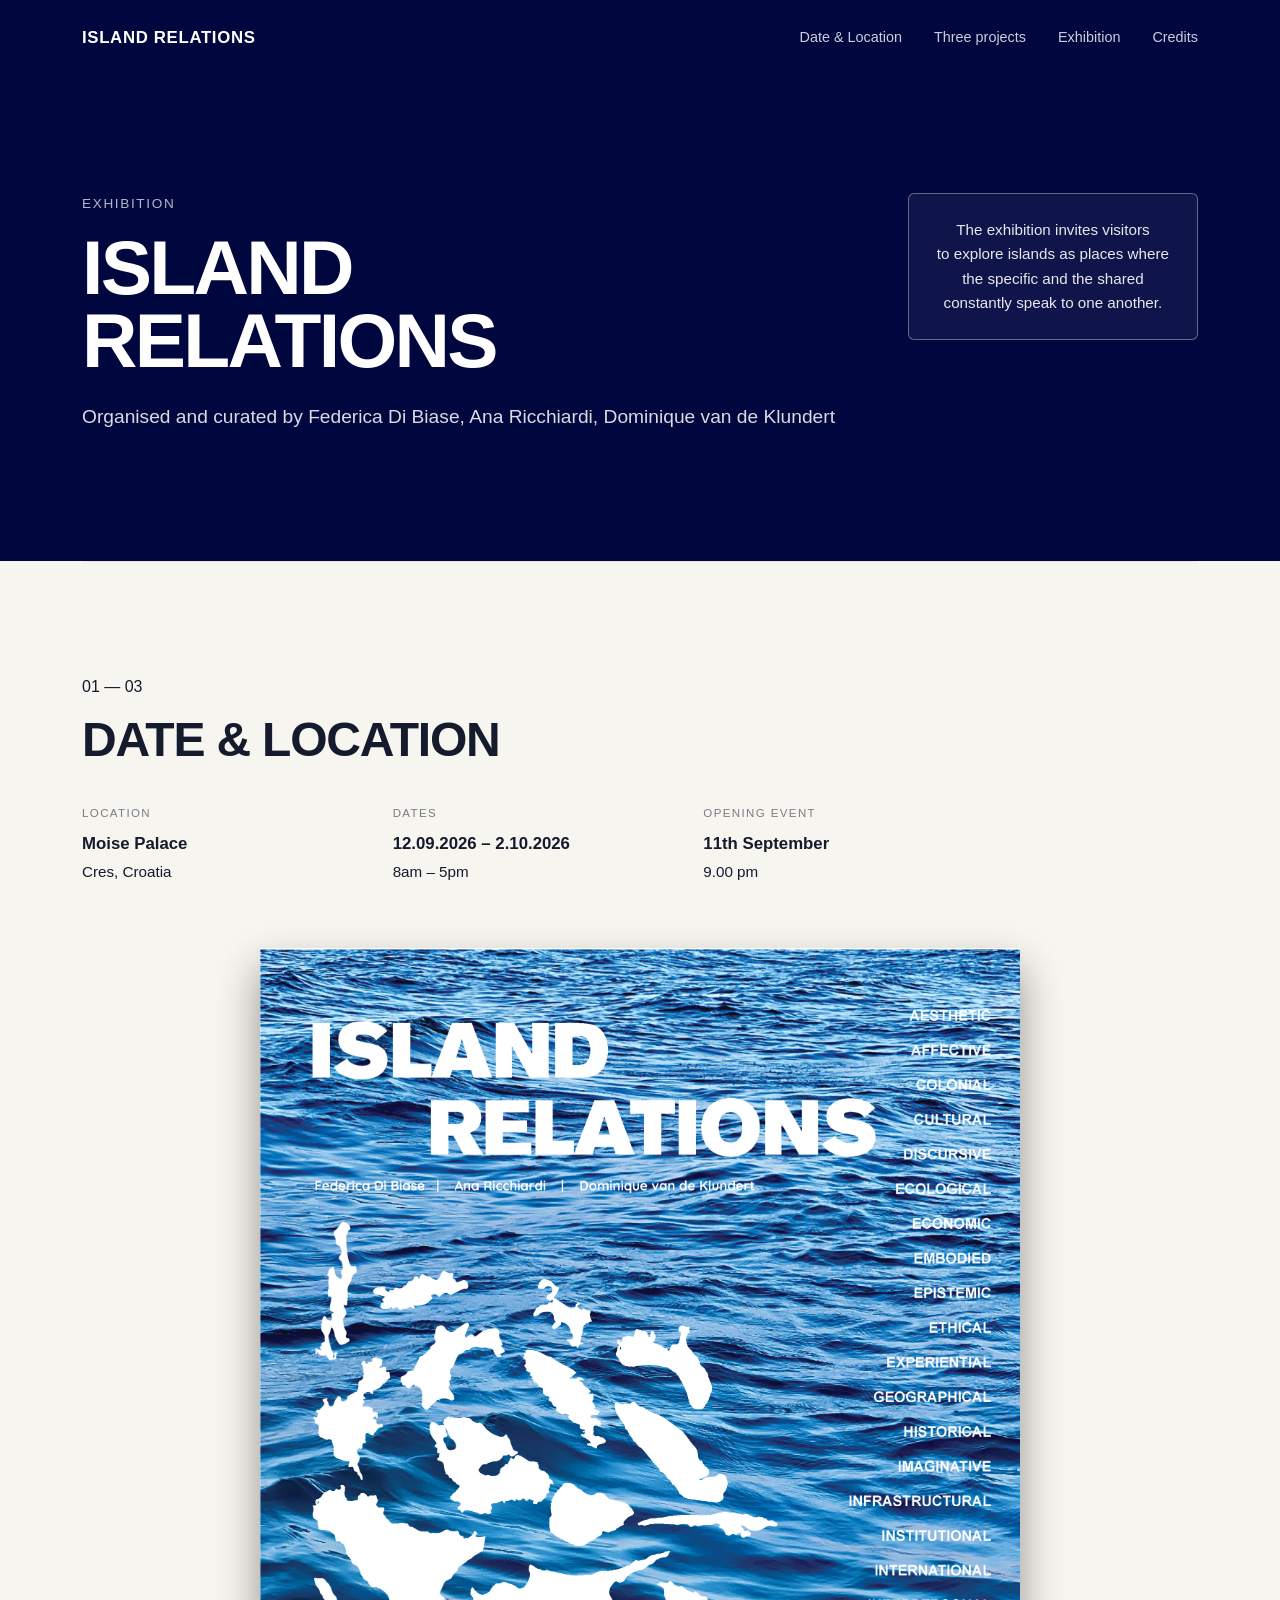
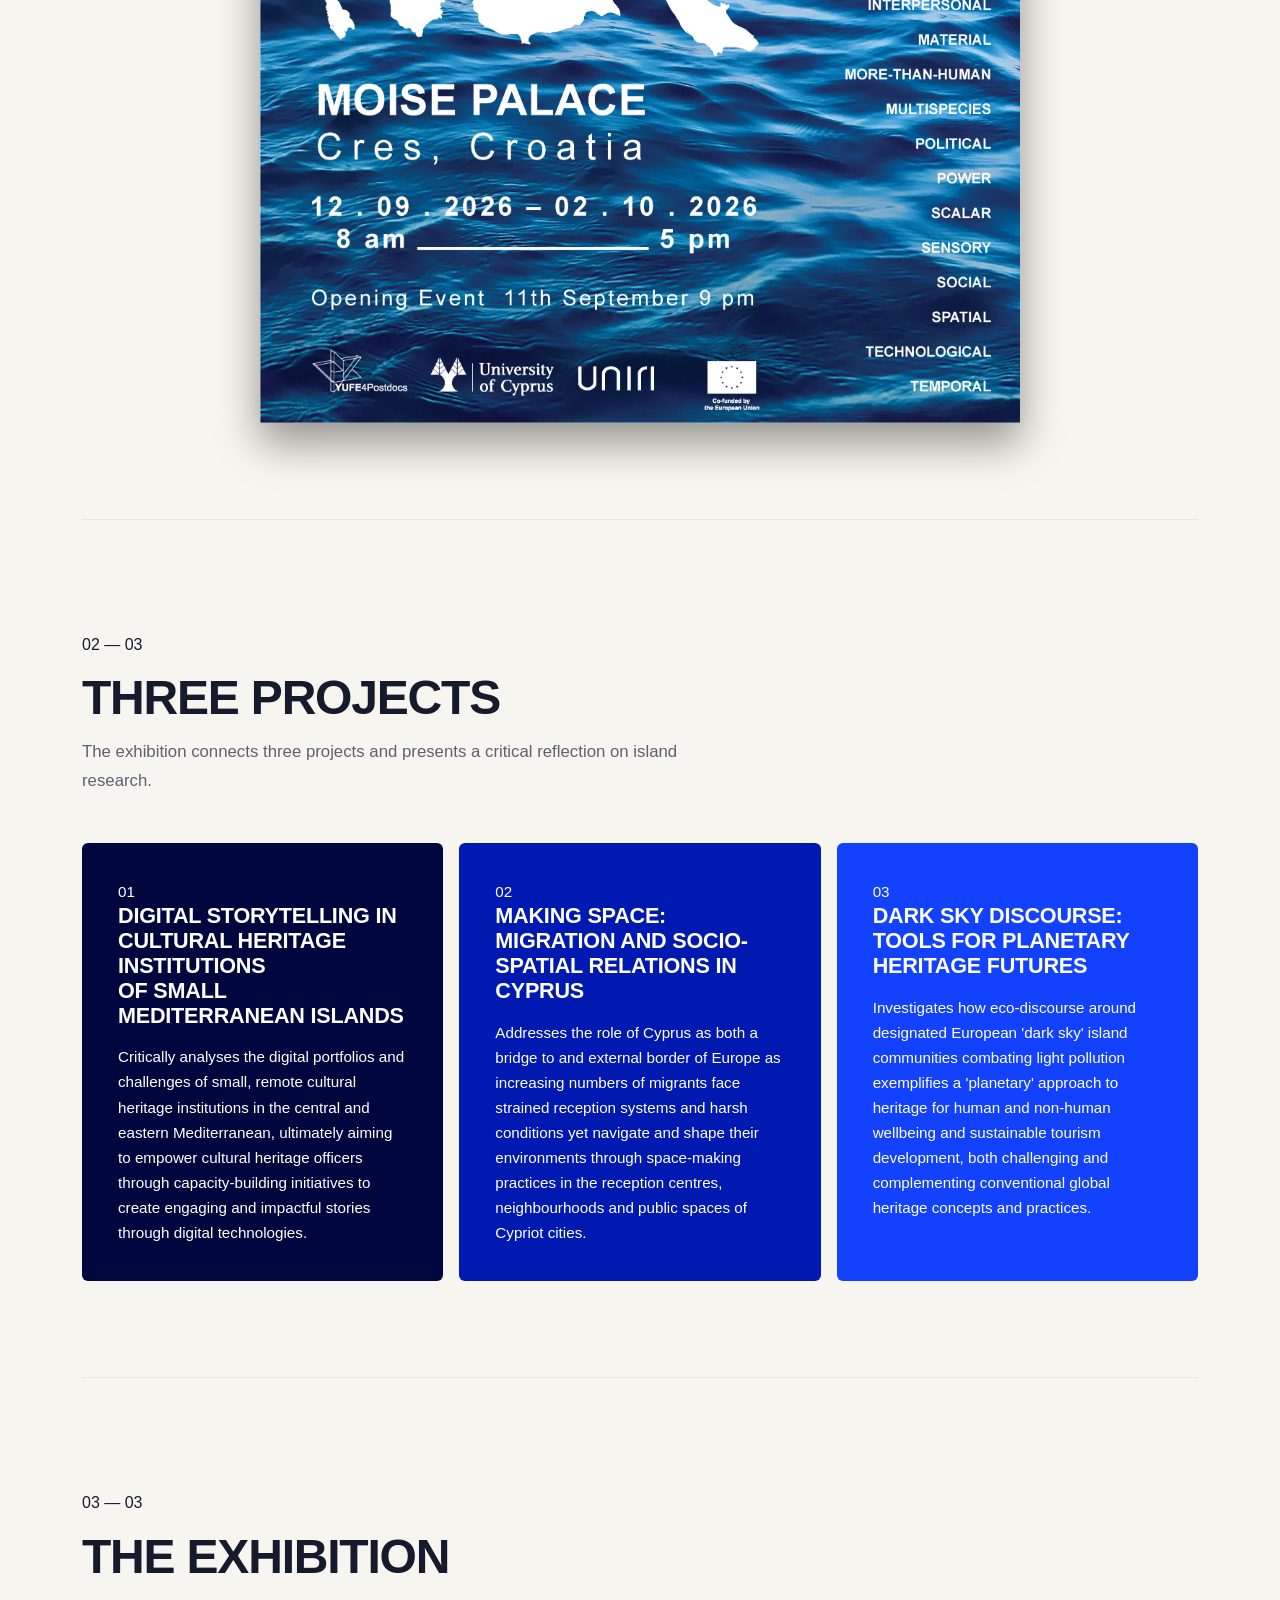
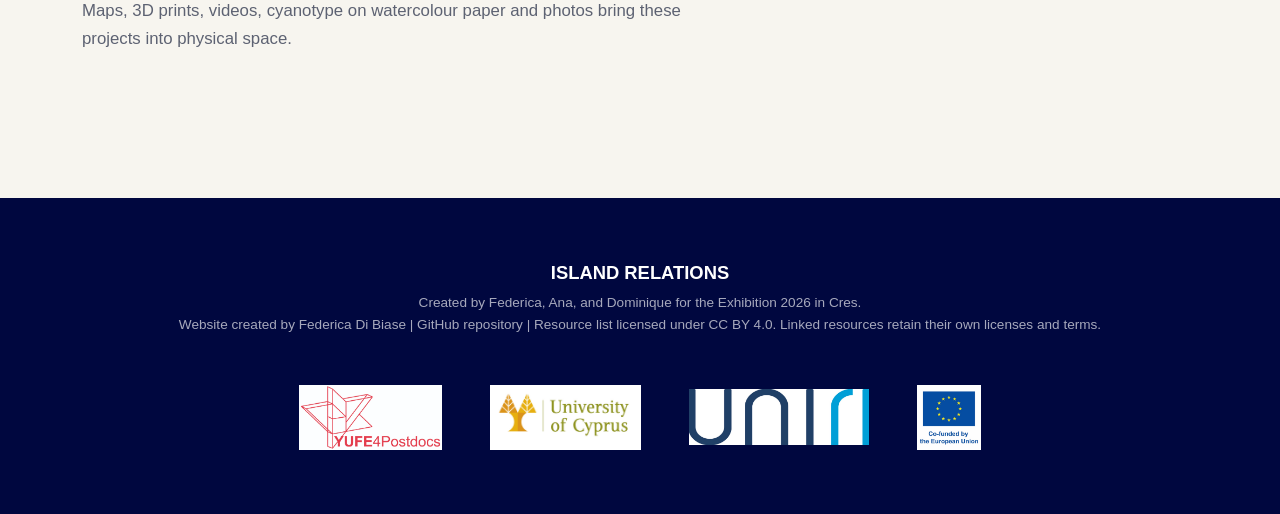
<file: index.html>
<!DOCTYPE html>
<html lang="en">

<head>
  <meta charset="UTF-8">
  <meta name="viewport" content="width=device-width, initial-scale=1">

  <title>Island Relations</title>
  <link rel="stylesheet" href="style.css">
</head>

<body>

  <!-- =========================
       HEADER / NAVIGATION
       ========================= -->
  <header class="site-header">
    <nav class="nav">
      <a href="#" class="nav-title">Island Relations</a>
      <div class="nav-links">
        <a href="#date-location">Date &amp; Location</a>
        <a href="#zones">Three projects</a>
        <a href="#exhibition">Exhibition</a>
        <a href="#credits">Credits</a>
      </div>
    </nav>
  </header>


  <!-- =========================
       HERO (FASCIA BLU SUPERIORE)
       ========================= -->
  <section class="hero">
    <div class="hero-main">
      <p class="hero-kicker">Exhibition</p>
      <h1>Island<br>Relations</h1>
      <p class="hero-sub">
        Organised and curated by Federica Di Biase,<br class="mobile-only"> Ana Ricchiardi, Dominique van de Klundert
      </p>
    </div>

    <!-- BOX SULLA DESTRA -->
    <div class="hero-credit" style="text-align: center;">
  <p class="hero-credit-text">
    The exhibition invites visitors <br> to explore islands as places where <br> the specific and the shared <br> constantly speak to one another.
  </p>
</div>
  </section> <!-- <-- QUI SI CHIUDE LA HERO BLU -->


  

  <!-- =========================
       MAIN CONTENT (SFONDO CHIARO)
       ========================= -->
  <main>

    <!-- 01 — DATE & LOCATION -->
    <section id="date-location" class="event-section">
      <div class="section-header">
        <p class="section-number">01 — 03</p>
        <h2>Date &amp; Location</h2>

        <div class="event-details">
          <div class="event-detail">
            <span class="event-label">Location</span>
            <strong>Moise Palace</strong>
            <span>Cres, Croatia</span>
          </div>

          <div class="event-detail">
            <span class="event-label">Dates</span>
            <strong>12.09.2026 – 2.10.2026</strong>
            <span>8am – 5pm</span>
          </div>

          <div class="event-detail">
            <span class="event-label">Opening event</span>
            <strong>11th September</strong>
            <span>9.00 pm</span>
          </div>
        </div>
      </div>

      <!-- POSTER CON OMBRA -->
<div class="poster-wrapper">
  <img 
    src="Island_Relations_poster.jpg" 
    alt="Island Relations exhibition poster" 
    class="poster-image"
    style="box-shadow: 0 20px 40px rgba(0, 0, 0, 0.4);"
  >
</div>
    </section> 

    <!-- 02 — THREE PROJECTS -->
    <section id="zones" class="zones">
      <div class="section-header">
        <p class="section-number">02 — 03</p>
        <h2>Three projects</h2>
        <p class="section-intro">
          The exhibition connects three projects and presents a critical reflection on island research.
        </p>
      </div>

      <div class="zone-grid">
        <!-- PROJECT 01 -->
        <article class="zone zone-cyprus">
          <p class="zone-number">01</p>
          <h3>
            Digital Storytelling in Cultural Heritage Institutions<br>of Small Mediterranean Islands
          </h3>
          <p>
            Critically analyses the digital portfolios and challenges of small, remote cultural heritage institutions in the central and eastern Mediterranean, ultimately aiming to empower cultural heritage officers through capacity-building initiatives to create engaging and impactful stories through digital technologies.
          </p>
        </article>

        <!-- PROJECT 02 -->
        <article class="zone zone-migration">
          <p class="zone-number">02</p>
          <h3>Making Space: Migration and Socio-Spatial Relations in Cyprus</h3>
          <p>
            Addresses the role of Cyprus as both a bridge to and external border of Europe as increasing numbers of migrants face strained reception systems and harsh conditions yet navigate and shape their environments through space-making practices in the reception centres, neighbourhoods and public spaces of Cypriot cities.
          </p>
        </article>

        <!-- PROJECT 03 -->
        <article class="zone zone-mon">
          <p class="zone-number">03</p>
          <h3>Dark Sky Discourse: Tools for Planetary Heritage Futures</h3>
          <p>
            Investigates how eco-discourse around designated European 'dark sky' island communities combating light pollution exemplifies a 'planetary' approach to heritage for human and non-human wellbeing and sustainable tourism development, both challenging and complementing conventional global heritage concepts and practices.
          </p>
        </article>
      </div>
    </section>


    <!-- 04 — EXHIBITION -->
    <section id="exhibition" class="exhibition">
      <div class="section-header">
        <p class="section-number">03 — 03</p>
        <h2>The exhibition</h2>
        <p class="section-intro">
          Maps, 3D prints, videos, cyanotype on watercolour paper and photos bring these projects into physical space.
        </p>
      </div>
    </section>

  </main>


  <!-- =========================
       FOOTER / CREDITS
       ========================= -->
  <footer id="credits" class="credits">
    <p>Island Relations</p>
    <p class="credits-sub">
      Created by Federica, Ana, and Dominique for the Exhibition 2026 in Cres.
    </p>
    <p class="credits-sub">
      Website created by Federica Di Biase | GitHub repository | Resource list licensed under CC BY 4.0. Linked resources retain their own licenses and terms.
    </p>

    <!-- LOGOS -->
    <div class="credits-logos">
      <img src="logo-yufe4postdocs.png" alt="YUFE4Postdocs">
      <img src="logo-university-cyprus.png" alt="University of Cyprus">
      <img src="logo-uniri.png" alt="University of Rijeka">
      <img src="logo-eu.png" alt="Co-funded by the European Union">
    </div>
  </footer>

</body>
</html>
</file>
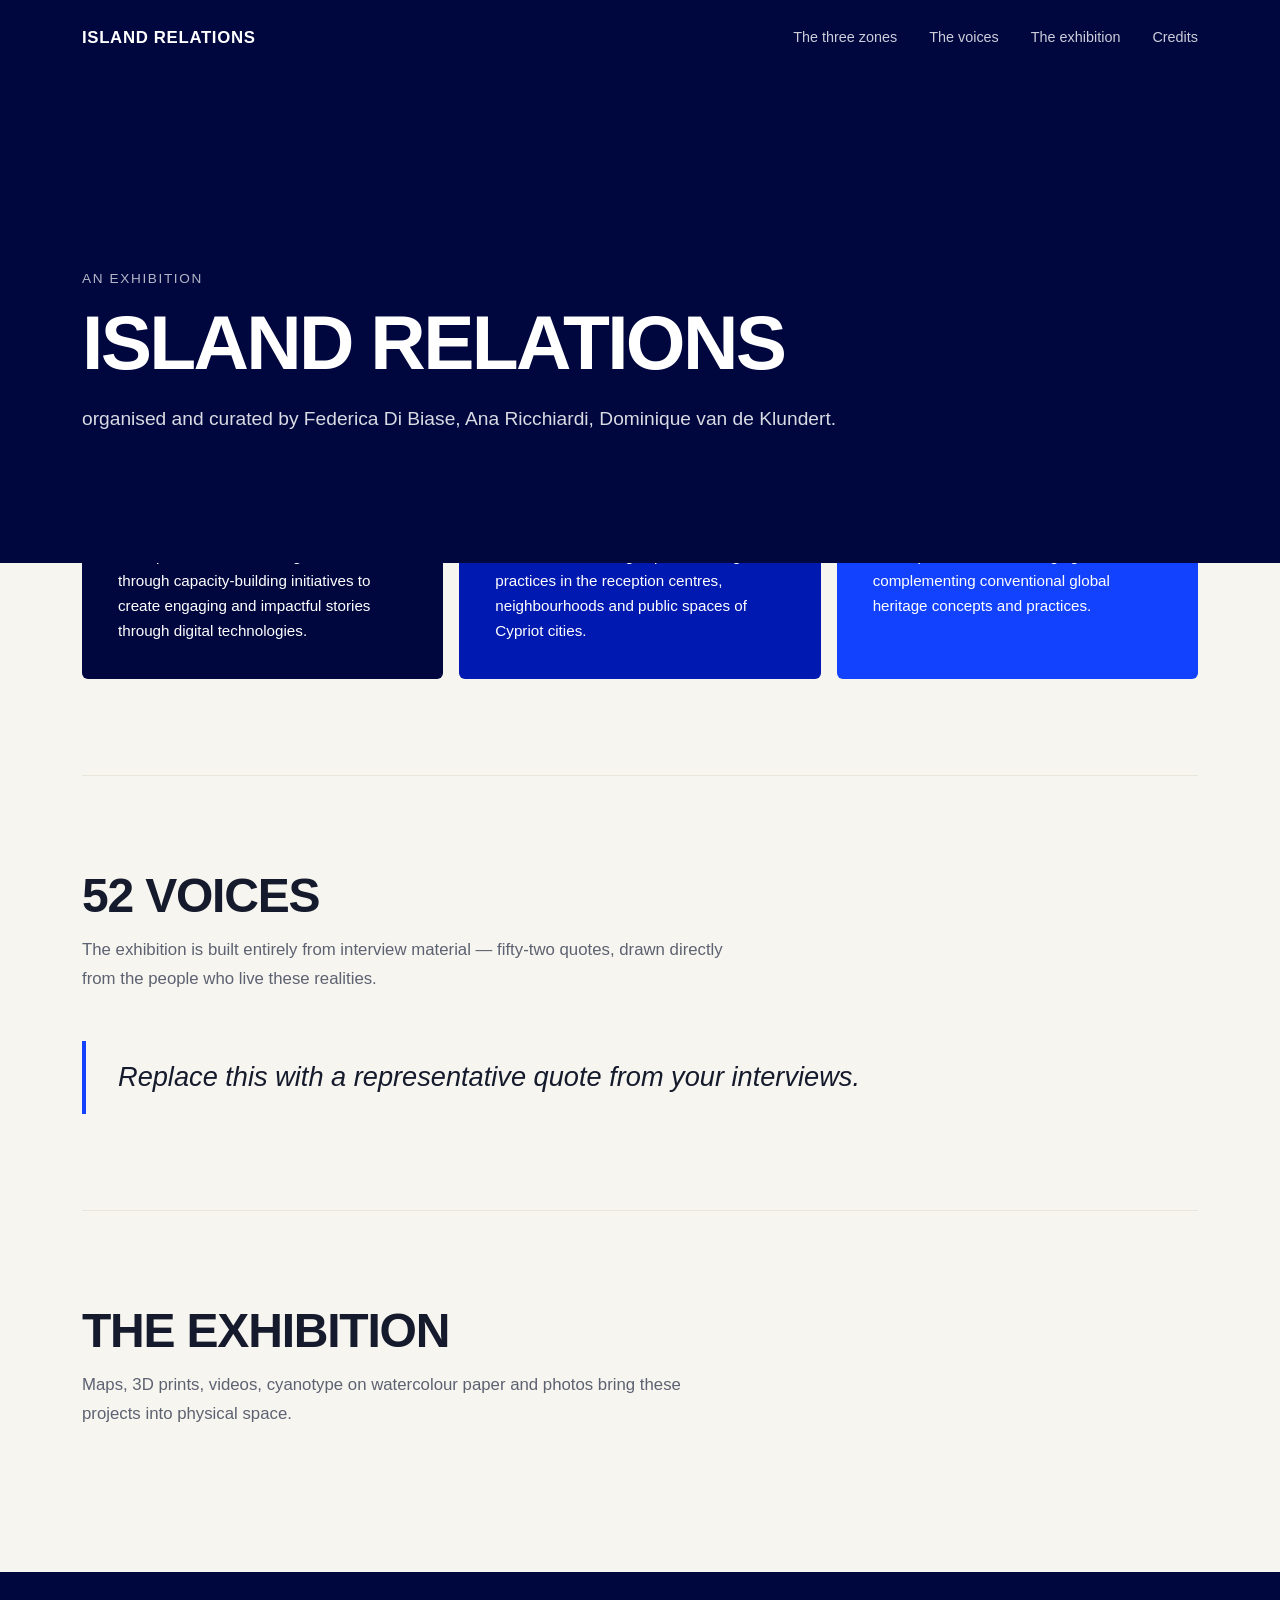
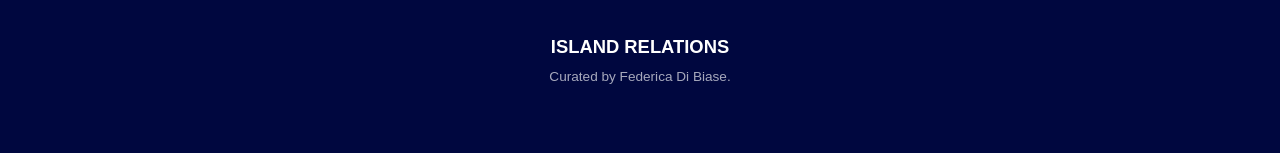
<file: index (3).html>
<!DOCTYPE html>
<html lang="en">
<head>
<meta charset="UTF-8">
<meta name="viewport" content="width=device-width, initial-scale=1">
<title>Island Relations</title>
<meta name="description" content="An exhibition built around 3 projects: digital storytelling in the cultural heritage institutions of small Mediterranean islands, the social and physical infrastructures of Cyprus's migrant reception system, and the planetary wellbeing narratives of a European network of dark sky island communities.">
<link rel="preconnect" href="https://fonts.googleapis.com">
<link href="https://fonts.googleapis.com/css2?family=Anton&family=Newsreader:ital,wght@0,400;0,500;1,400&family=Work+Sans:wght@400;500;600&display=swap" rel="stylesheet">
<link rel="stylesheet" href="style.css">
</head>
<body>

<header class="site-header">
  <nav class="nav">
    <span class="nav-title">Island Relations</span>
    <div class="nav-links">
      <a href="#zones">The three zones</a>
      <a href="#voices">The voices</a>
      <a href="#exhibition">The exhibition</a>
      <a href="#credits">Credits</a>
    </div>
  </nav>

  <div class="hero">
    <p class="hero-kicker">an exhibition</p>
    <h1>Island Relations</h1>
    <p class="hero-sub">organised and curated by Federica Di Biase, Ana Ricchiardi, Dominique van de Klundert.</p>
  </div>
</header>

<main>

  <section id="zones" class="zones">
    <h2>Three projects</h2>
    <p class="section-intro">The exhibition connects three projects and presents a critical reflection on island research.</p>

    <div class="zone-grid">
      <article class="zone zone-cyprus">
        <h3>Digital Storytelling in Cultural Heritage Institutions <br>of Small Mediterranean Islands</h3>
        <p>Critically analyses the digital portfolios and challenges of small, remote cultural heritage institutions in the central and eastern Mediterranean, ultimately aiming to empower cultural heritage officers through capacity-building initiatives to create engaging and impactful stories through digital technologies.</p>
      </article>

      <article class="zone zone-migration">
        <h3>Making Space: Migration and Socio-Spatial Relations in Cyprus</h3>
        <p>Addresses the role of Cyprus as both a bridge to and external border of Europe as increasing numbers of migrants face strained reception systems and harsh conditions yet navigate and shape their environments through space-making practices in the reception centres, neighbourhoods and public spaces of Cypriot cities.</p>
      </article>

      <article class="zone zone-mon">
        <h3>Dark Sky Discourse: Tools for Planetary Heritage Futures</h3>
        <p>Investigates how eco-discourse around designated European 'dark sky' island communities combating light pollution exemplifies a 'planetary' approach to heritage for human and non-human wellbeing and sustainable tourism development, both challenging and complementing conventional global heritage concepts and practices.</p>
      </article>
    </div>
  </section>

  <section id="voices" class="voices">
    <h2>52 voices</h2>
    <p class="section-intro">The exhibition is built entirely from interview material — fifty-two quotes, drawn directly from the people who live these realities.</p>
    <blockquote class="sample-quote">
      Replace this with a representative quote from your interviews.
    </blockquote>
  </section>

  <section id="exhibition" class="exhibition">
    <h2>The exhibition</h2>
    <p class="section-intro">Maps, 3D prints, videos, cyanotype on watercolour paper and photos bring these projects into physical space.</p>
  </section>

</main>

<footer id="credits" class="credits">
  <p>Island Relations</p>
  <p class="credits-sub">Curated by Federica Di Biase.</p>
</footer>

</body>
</html>
</file>
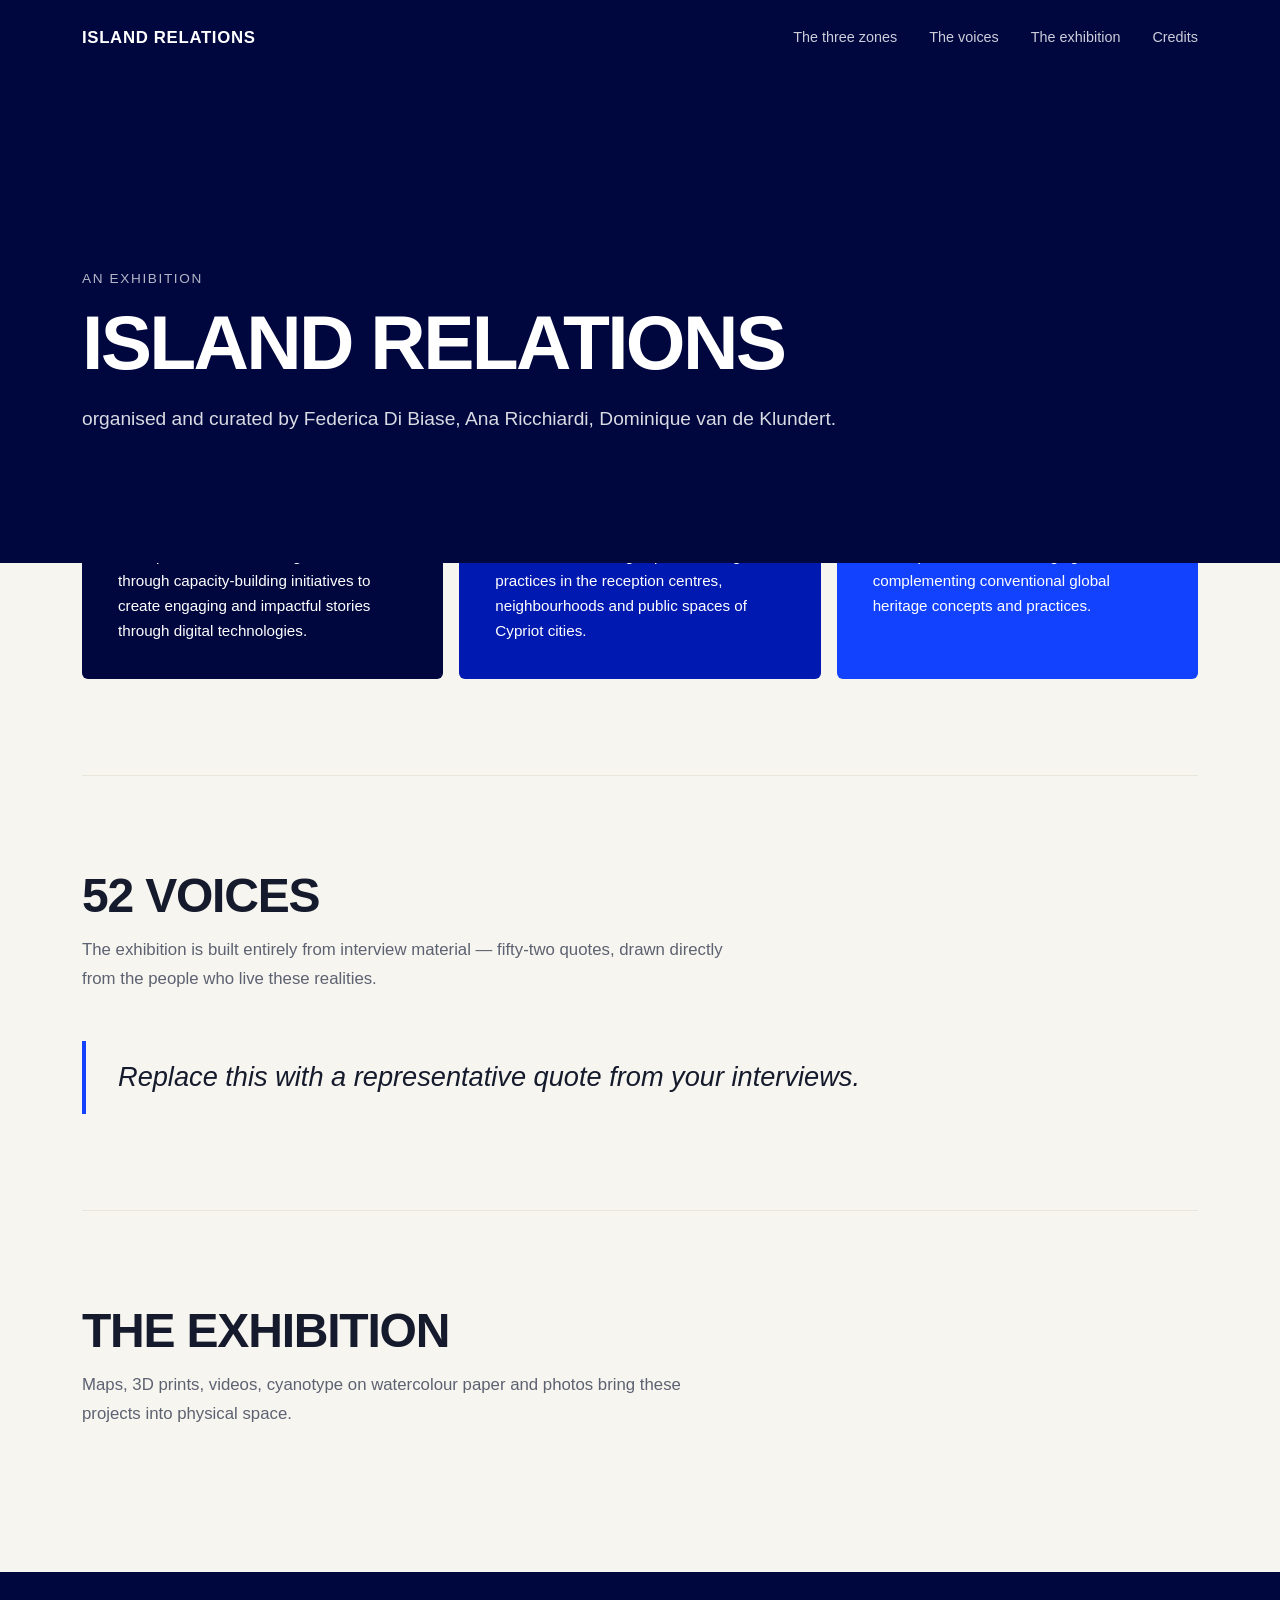
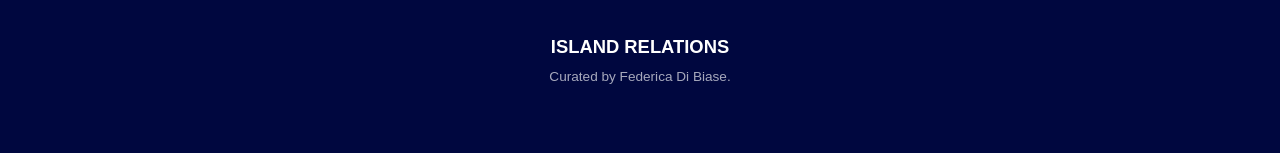
<file: index (4).html>
<!DOCTYPE html>
<html lang="en">
<head>
<meta charset="UTF-8">
<meta name="viewport" content="width=device-width, initial-scale=1">
<title>Island Relations</title>
<meta name="description" content="An exhibition built around 3 projects: digital storytelling in the cultural heritage institutions of small Mediterranean islands, the social and physical infrastructures of Cyprus's migrant reception system, and the planetary wellbeing narratives of a European network of dark sky island communities.">
<link rel="stylesheet" href="style.css">
</head>
<body>

<header class="site-header">
  <nav class="nav">
    <span class="nav-title">Island Relations</span>
    <div class="nav-links">
      <a href="#zones">The three zones</a>
      <a href="#voices">The voices</a>
      <a href="#exhibition">The exhibition</a>
      <a href="#credits">Credits</a>
    </div>
  </nav>

  <div class="hero">
    <p class="hero-kicker">an exhibition</p>
    <h1>Island Relations</h1>
    <p class="hero-sub">organised and curated by Federica Di Biase, Ana Ricchiardi, Dominique van de Klundert.</p>
  </div>
</header>

<main>

  <section id="zones" class="zones">
    <h2>Three projects</h2>
    <p class="section-intro">The exhibition connects three projects and presents a critical reflection on island research.</p>

    <div class="zone-grid">
      <article class="zone zone-cyprus">
        <h3>Digital Storytelling in Cultural Heritage Institutions <br>of Small Mediterranean Islands</h3>
        <p>Critically analyses the digital portfolios and challenges of small, remote cultural heritage institutions in the central and eastern Mediterranean, ultimately aiming to empower cultural heritage officers through capacity-building initiatives to create engaging and impactful stories through digital technologies.</p>
      </article>

      <article class="zone zone-migration">
        <h3>Making Space: Migration and Socio-Spatial Relations in Cyprus</h3>
        <p>Addresses the role of Cyprus as both a bridge to and external border of Europe as increasing numbers of migrants face strained reception systems and harsh conditions yet navigate and shape their environments through space-making practices in the reception centres, neighbourhoods and public spaces of Cypriot cities.</p>
      </article>

      <article class="zone zone-mon">
        <h3>Dark Sky Discourse: Tools for Planetary Heritage Futures</h3>
        <p>Investigates how eco-discourse around designated European 'dark sky' island communities combating light pollution exemplifies a 'planetary' approach to heritage for human and non-human wellbeing and sustainable tourism development, both challenging and complementing conventional global heritage concepts and practices.</p>
      </article>
    </div>
  </section>

  <section id="voices" class="voices">
    <h2>52 voices</h2>
    <p class="section-intro">The exhibition is built entirely from interview material — fifty-two quotes, drawn directly from the people who live these realities.</p>
    <blockquote class="sample-quote">
      Replace this with a representative quote from your interviews.
    </blockquote>
  </section>

  <section id="exhibition" class="exhibition">
    <h2>The exhibition</h2>
    <p class="section-intro">Maps, 3D prints, videos, cyanotype on watercolour paper and photos bring these projects into physical space.</p>
  </section>

</main>

<footer id="credits" class="credits">
  <p>Island Relations</p>
  <p class="credits-sub">Curated by Federica Di Biase.</p>
</footer>

</body>
</html>
</file>
<file: style.css>
:root {
/* COLOR PALETTE */
--blue-dark: #00073f;
--blue-mid: #0019b0;
--blue-bright: #1342ff;

--paper: #f7f5ef;
--paper-dark: #e9e6dc;
--white: #ffffff;
--text: #151a2d;
--text-light: #5d6272;

/* TYPOGRAPHY */
--font-body: Arial, Helvetica, sans-serif;
--font-title: "Arial Black", Arial, Helvetica, sans-serif;

/* LAYOUT */
--max-width: 1180px;
--radius: 6px;
}

/* =========================
  RESET
  ========================= */

* {
box-sizing: border-box;
}

html {
scroll-behavior: smooth;
/* Mantiene il margine corretto durante il salto dell'ancora */
scroll-padding-top: 80px; 
}

body {
margin: 0;
background: var(--paper);
color: var(--text);
font-family: var(--font-body);
font-weight: 400;
line-height: 1.65;
overflow-x: hidden;
}

/* =========================
  HEADER / NAVIGATION
  ========================= */

.site-header {
background: var(--blue-dark);
color: var(--white);
position: fixed;
top: 0;
left: 0;
width: 100%;
z-index: 1000;
box-sizing: border-box;
}

.nav {
display: flex;
justify-content: space-between;
align-items: center;
flex-wrap: wrap;
gap: 1.5rem;

max-width: var(--max-width);
margin: 0 auto;
padding: 1.5rem 2rem;
}

.nav-title,
.nav-title:visited,
.nav-title:active,
.nav-title:hover {
font-family: var(--font-title);
font-size: 1.05rem;
font-weight: 900;
text-transform: uppercase;
letter-spacing: 0.04em;

color: var(--white) !important;
text-decoration: none !important;
cursor: pointer;
}

.nav-links {
display: flex;
align-items: center;
gap: 2rem;
}

.nav-links a {
position: relative;

color: var(--white);
text-decoration: none;
font-family: var(--font-body);
font-size: 0.9rem;
font-weight: 400;

opacity: 0.8;
transition: opacity 0.2s ease;
}

.nav-links a::after {
content: "";
position: absolute;
left: 0;
bottom: -0.35rem;

width: 0;
height: 2px;

background: var(--white);
transition: width 0.2s ease;
}

.nav-links a:hover {
opacity: 1;
}

.nav-links a:hover::after {
width: 100%;
}

/* =========================
  HERO
  ========================= */

.hero {
position: relative; 

max-width: var(--max-width);
margin: 0 auto;

/*
  CORREZIONE MOBILE HEADER:
  Aumentato il padding-top da 7rem a 12rem per distanziare il contenuto
  dall'header fixed senza rompere la sfumatura di sfondo 100vmax.
*/
padding: 12rem 2rem 8rem;

background: var(--blue-dark);
color: var(--white);
box-shadow: 0 0 0 100vmax var(--blue-dark);
clip-path: inset(0 -100vmax);

/* Previene il margin-collapse degli elementi figli */
display: flow-root; 
}

.hero-kicker {
margin: 0 0 1rem;

font-family: var(--font-body);
font-size: 0.85rem;
font-weight: 400;
text-transform: uppercase;
letter-spacing: 0.12em;

opacity: 0.7;
}

.hero h1 {
max-width: 950px;

margin: 0 0 1.5rem;

font-family: var(--font-title);
font-size: clamp(2.8rem, 6vw, 5.5rem);
font-weight: 900;
line-height: 0.95;
letter-spacing: -0.035em;
text-transform: uppercase;
}

.hero-sub {
margin: 0;

font-family: var(--font-body);
font-size: clamp(1rem, 1.5vw, 1.2rem);
font-weight: 400;
line-height: 1.65;

opacity: 0.85;

/* MOBILE: Il testo va a capo normalmente per non allargare lo schermo */
width: 100%;
white-space: normal;
}

/* Gestione del <br> per il mobile */
.mobile-only {
display: none;
}

@media (max-width: 768px) {
.mobile-only {
  display: inline;
}
}

/* DESKTOP (sopra i 768px): Ripristina esattamente la riga unica */
@media (min-width: 769px) {
.hero-sub {
  width: max-content;
  max-width: none;
  white-space: nowrap;
}
}

/* =========================
  HERO CREDIT BOX
  ========================= */

.hero-credit {
position: absolute;
top: 12rem; /* Allineato al nuovo padding-top della hero */
right: 2rem;

max-width: 320px;
padding: 1.5rem 1.75rem;

border: 1px solid rgba(255, 255, 255, 0.35);
border-radius: var(--radius);
background: rgba(255, 255, 255, 0.06);
}

.hero-credit-names {
margin: 0 0 0.75rem;

font-family: var(--font-title);
font-size: 0.85rem;
font-weight: 900;
text-transform: uppercase;
letter-spacing: 0.04em;
}

.hero-credit-text {
margin: 0;

font-family: var(--font-body);
font-size: 0.95rem;
line-height: 1.6;
opacity: 0.9;
}

/* =========================
  MAIN CONTENT
  ========================= */

main {
max-width: var(--max-width);
margin: 0 auto;
padding: 0 2rem;
}

section {
padding: 6rem 0;
border-top: 1px solid var(--paper-dark);
}

h2 {
max-width: 800px;

margin: 0 0 1rem;

font-family: var(--font-title);
font-size: clamp(2rem, 4vw, 3rem);
font-weight: 900;
line-height: 1;
letter-spacing: -0.025em;
text-transform: uppercase;
}

.section-intro {
max-width: 650px;

margin: 0 0 3rem;

color: var(--text-light);

font-family: var(--font-body);
font-size: 1.05rem;
font-weight: 400;
line-height: 1.7;
}

/* =========================
  THREE FEATURE BOXES
  ========================= */

.zone-grid {
display: grid;
grid-template-columns: repeat(3, 1fr);
gap: 1rem;
}

.zone {
position: relative;

min-height: 260px;
padding: 2.25rem;

border-radius: var(--radius);

transition:
transform 0.25s ease,
box-shadow 0.25s ease;
}

.zone:hover {
transform: translateY(-5px);
box-shadow: 0 14px 35px rgba(0, 0, 0, 0.12);
}

.zone h3 {
margin: 0 0 1rem;

font-family: var(--font-title);
font-size: 1.35rem;
font-weight: 900;
line-height: 1.15;
letter-spacing: -0.01em;
text-transform: uppercase;
}

.zone p {
margin: 0;

font-family: var(--font-body);
font-size: 0.95rem;
font-weight: 400;
line-height: 1.65;
}

/* Individual colours */

.zone-cyprus {
background: var(--blue-dark);
color: var(--white);
}

.zone-migration {
background: var(--blue-mid);
color: var(--white);
}

.zone-mon {
background: var(--blue-bright);
color: var(--white);
}

/* =========================
  QUOTE
  ========================= */

.sample-quote {
max-width: 850px;

margin: 0;

padding: 1rem 0 1rem 2rem;

border-left: 4px solid var(--blue-bright);

font-family: var(--font-body);
font-size: clamp(1.25rem, 2.5vw, 1.7rem);
font-weight: 400;
font-style: italic;
line-height: 1.5;
}

/* =========================
  CREDITS / FOOTER
  ========================= */

.credits {
padding: 4rem 2rem;

background: var(--blue-dark);
color: var(--white);

text-align: center;
}

.credits p:first-child {
margin: 0 0 0.5rem;

font-family: var(--font-title);
font-size: 1.15rem;
font-weight: 900;
line-height: 1.2;
text-transform: uppercase;
}

.credits-sub {
margin: 0;

font-family: var(--font-body);
font-size: 0.85rem;
font-weight: 400;

opacity: 0.65;
}

/* =========================
  DATE & LOCATION
  ========================= */

.event-details {
display: grid;
grid-template-columns: repeat(3, 1fr);
gap: 2rem;

max-width: 900px;
margin-top: 2.5rem;
}

.event-detail {
display: flex;
flex-direction: column;
gap: 0.25rem;
}

.event-label {
margin-bottom: 0.4rem;

font-family: Arial, Helvetica, sans-serif;
font-size: 0.72rem;
font-weight: 400;
letter-spacing: 0.12em;
text-transform: uppercase;

opacity: 0.55;
}

.event-detail strong {
font-family: "Arial Black", Arial, Helvetica, sans-serif;
font-size: 1.05rem;
font-weight: 900;
line-height: 1.25;
}

.event-detail span:not(.event-label) {
font-family: Arial, Helvetica, sans-serif;
font-size: 0.95rem;
}

/* =========================
  EXHIBITION POSTER
  ========================= */

.poster-wrapper {
width: 100%;
max-width: 760px;

margin: 4rem auto 0;

text-align: center;
}

.poster-image {
display: block;

width: 100%;
height: auto;

box-shadow: 0 18px 45px rgba(0, 0, 0, 0.14);
}

/* =========================
  CREDITS LOGOS
  ========================= */

.credits-logos {
display: flex;
justify-content: center;
align-items: center;
flex-wrap: wrap;

gap: 3rem;

max-width: 900px;
margin: 3rem auto 0;
}

.credits-logos img {
display: block;

width: auto;
max-width: 180px;
max-height: 65px;

object-fit: contain;
}

/* =========================
  RESPONSIVE
  ========================= */

@media (max-width: 900px) {

.hero {
/* Su tablet/mobile l'header accumula più altezza, aumentiamo a 13rem */
padding: 13rem 2rem 6rem;
}

.hero-credit {
position: static;
margin-top: 2rem;
max-width: none;
}

.zone-grid {
grid-template-columns: 1fr;
}

.zone {
min-height: auto;
}

}

@media (max-width: 780px) {

.event-details {
grid-template-columns: 1fr;
gap: 1.75rem;
}

.poster-wrapper {
margin-top: 3rem;
}

.credits-logos {
gap: 2rem;
}

.credits-logos img {
max-width: 140px;
max-height: 55px;
}

}

@media (max-width: 650px) {

  html {
    scroll-padding-top: 100px; 
  }

  .nav {
    padding: 1.25rem 1.25rem;
  }

  .nav-links {
    width: 100%;
    gap: 1.25rem;
    flex-wrap: wrap;
  }

  main {
    padding: 0 1.25rem;
  }

  .hero {
    /* Ridotto il padding superiore da 14rem a 8.5rem per avvicinare il testo all'header */
    padding: 8.5rem 1.25rem 4rem;
  }

  section {
    padding: 4rem 0;
  }

  .zone {
    padding: 1.75rem;
  }

  .sample-quote {
    padding-left: 1.25rem;
  }

}
</file>
